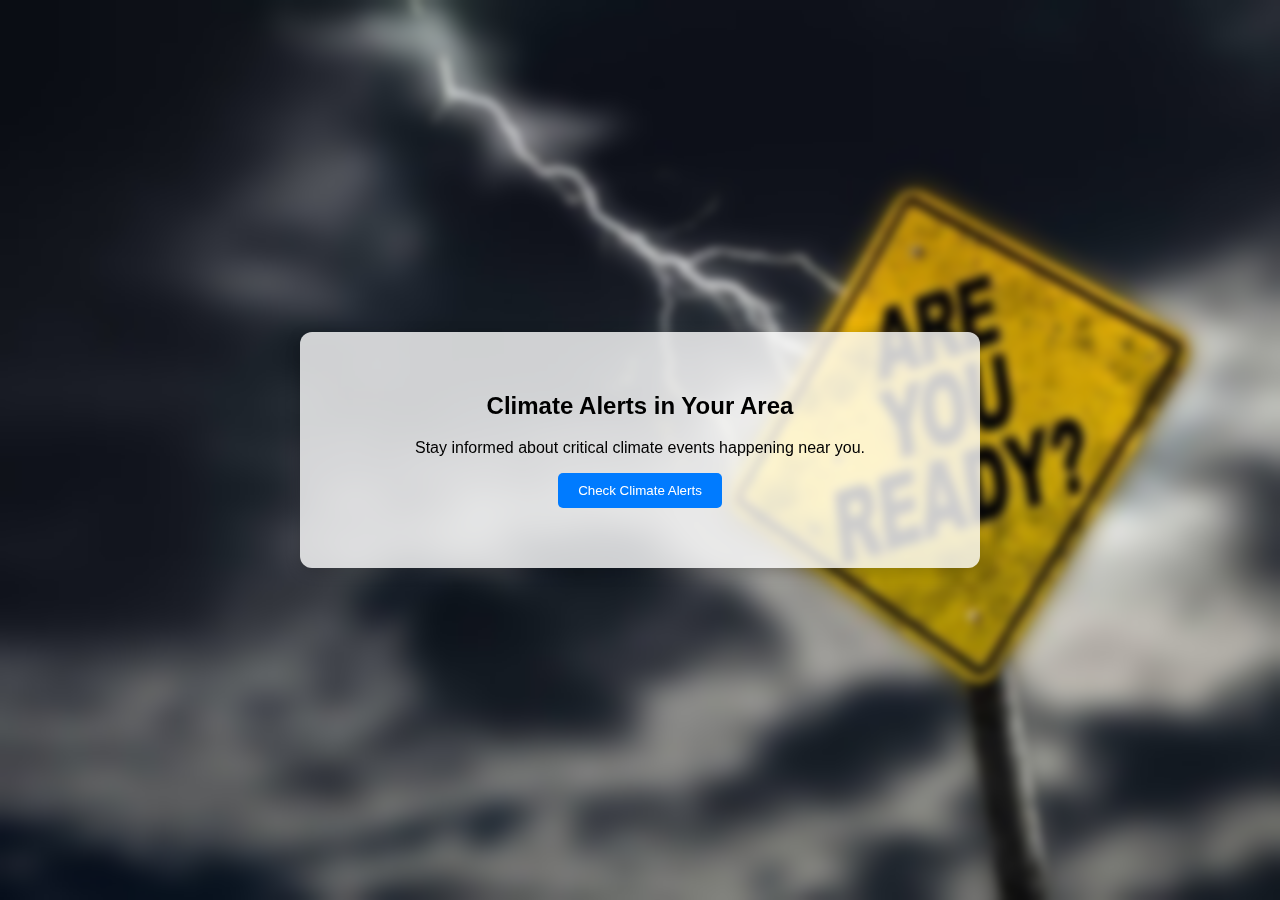
<file: alert.html>
<!DOCTYPE html>
<html lang="en">
<head>
    <meta charset="UTF-8">
    <meta name="viewport" content="width=device-width, initial-scale=1.0">
    <title>Climate Alerts - MirrorOfClimate</title>
    <style>
        /* General and Background Styles */
        body {
            margin: 0;
            padding: 0;
            font-family: Arial, sans-serif;
            background-image: url('alart.jpg'); /* Replace with your actual background image */
            background-size: cover;
            background-position: center;
            backdrop-filter: blur(5px); /* Blurred effect */
            display: flex;
            justify-content: center;
            align-items: center;
            height: 100vh;
            <!-- background-repeat: no-repeat; -->
        }

        /* Section Styles */
        #climate-alerts {
            padding: 40px;
            text-align: center;
            background-color: rgba(255, 255, 255, 0.8); /* White with transparency */
            border-radius: 12px;
            box-shadow: 0 4px 15px rgba(0, 0, 0, 0.2);
            max-width: 600px;
            width: 100%;
        }

        #alert-container {
            margin-top: 20px;
            text-align: left;
        }

        .alert-item {
            background-color: #FFC107;
            color: #333;
            padding: 15px;
            border-radius: 8px;
            margin-bottom: 15px;
            box-shadow: 0 2px 10px rgba(0, 0, 0, 0.2);
        }

        .btn {
            background-color: #007BFF;
            color: white;
            padding: 10px 20px;
            border: none;
            border-radius: 5px;
            cursor: pointer;
        }

        .btn:hover {
            background-color: #0056b3;
        }

        /* Responsive Styles */
        @media only screen and (max-width: 576px) {
            body {
                padding: 10px; /* Add some padding on small screens */
                height: auto; /* Allow content to scroll */
            }

            #climate-alerts {
                padding: 20px; /* Reduce padding on small screens */
                max-width: 100%; /* Allow full width on small screens */
                margin-top: 20px;
            }

            h2 {
                font-size: 1.5rem; /* Smaller font size for better readability */
            }

            p {
                font-size: 1rem; /* Smaller font size for better readability */
            }

            .btn {
                padding: 8px 16px; /* Adjust button padding */
                font-size: 0.9rem; /* Adjust font size */
                width: 100%; /* Full-width button on small screens */
                margin-top: 10px; /* Add margin to separate elements */
            }

            .alert-item {
                padding: 10px; /* Reduce padding for alerts */
                font-size: 0.9rem; /* Adjust font size */
            }
        }
    </style>
</head>
<body>
    <!-- Climate Alerts Section -->
    <section id="climate-alerts" class="section">
        <div class="container">
            <h2>Climate Alerts in Your Area</h2>
            <p>Stay informed about critical climate events happening near you.</p>
            <button onclick="getClimateAlertsForUser()" class="btn">Check Climate Alerts</button>
            <div id="alert-container">
                <!-- Alerts will be displayed here -->
            </div>
        </div>
    </section>

    <script>
        // Function to get the user's location
        function getLocation() {
            return new Promise((resolve, reject) => {
                if (navigator.geolocation) {
                    navigator.geolocation.getCurrentPosition(resolve, reject);
                } else {
                    reject("Geolocation is not supported by this browser.");
                }
            });
        }

        // Function to fetch climate alerts based on user's location
        async function getClimateAlerts(lat, lon) {
            const apiKey = 'YOUR_API_KEY';  // Replace with your actual API key
            const url = `https://api.openweathermap.org/data/2.5/weather?lat=${lat}&lon=${lon}&appid=${apiKey}`; // Update the URL according to the API documentation

            try {
                const response = await fetch(url);
                const data = await response.json();
                
                // Assuming the API returns alerts in a property called 'alerts'
                return data.alerts || [];  
            } catch (error) {
                console.error("Error fetching climate alerts:", error);
                return [];
            }
        }

        // Function to display alerts in the alert container
        function displayAlerts(alerts) {
            const alertContainer = document.getElementById('alert-container');
            alertContainer.innerHTML = '';  // Clear previous alerts

            if (alerts.length === 0) {
                alertContainer.innerHTML = '<p>No climate alerts in your area.</p>';
                return;
            }

            alerts.forEach(alert => {
                const alertElement = document.createElement('div');
                alertElement.className = 'alert-item';
                alertElement.innerHTML = `
                    <h3>${alert.event}</h3>
                    <p>${alert.description}</p>
                    <p><strong>Starts:</strong> ${new Date(alert.start * 1000).toLocaleString()}</p>
                    <p><strong>Ends:</strong> ${new Date(alert.end * 1000).toLocaleString()}</p>
                `;
                alertContainer.appendChild(alertElement);
            });
        }

        // Function to get and display alerts
        async function getClimateAlertsForUser() {
            try {
                const position = await getLocation();
                const alerts = await getClimateAlerts(position.coords.latitude, position.coords.longitude);
                displayAlerts(alerts);
            } catch (error) {
                console.error("Error getting or displaying climate alerts:", error);
                const alertContainer = document.getElementById('alert-container');
                alertContainer.innerHTML = `<p>${error}</p>`;
            }
        }

        // Request permission for notifications
        if (Notification.permission !== 'denied' || Notification.permission === 'default') {
            Notification.requestPermission().then(permission => {
                if (permission === 'granted') {
                    // The user has granted permission for notifications
                }
            });
        }
    </script>
</body>
</html>
</file>
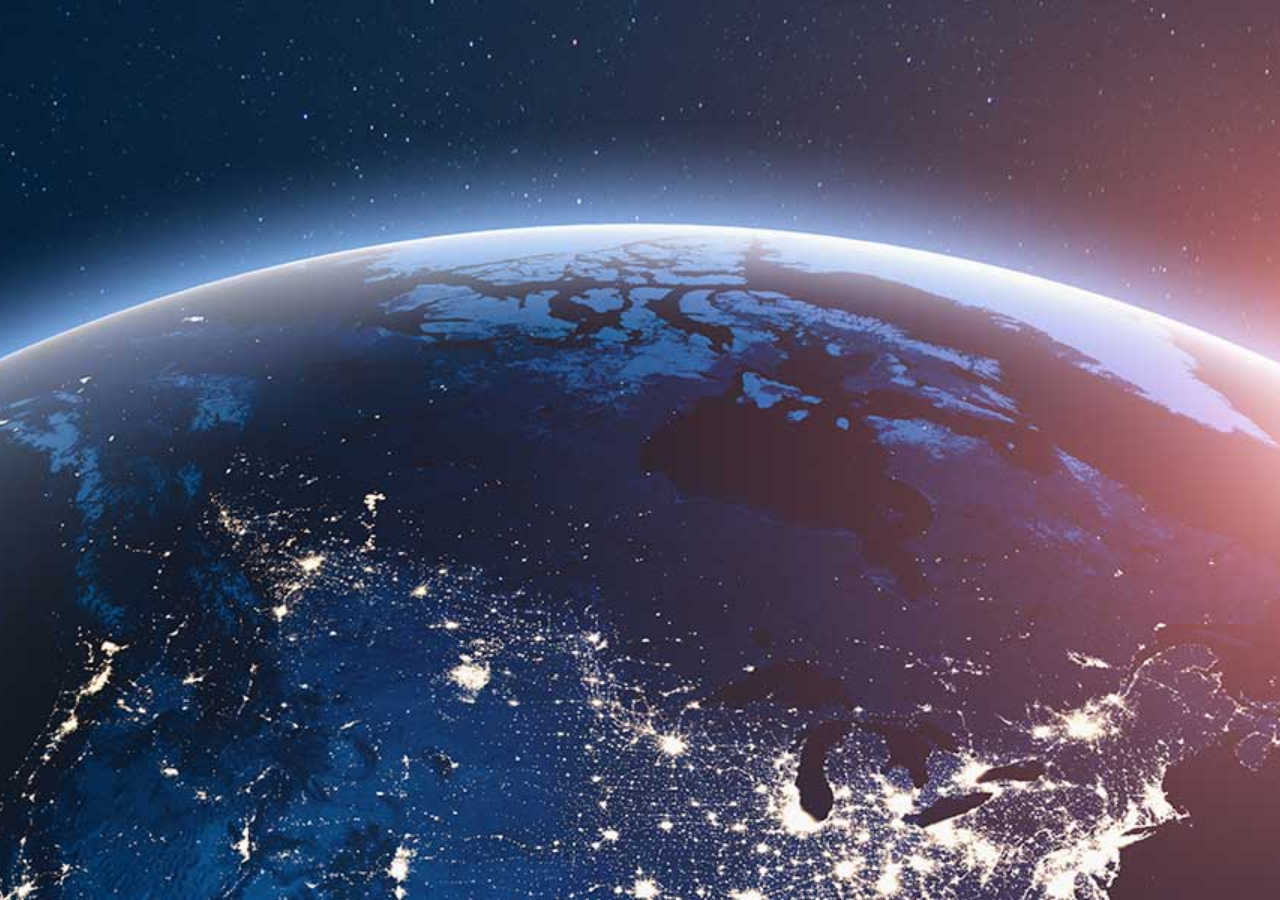
<file: chatbot.html>
<!DOCTYPE html>
<html lang="en">
<head>
    <meta charset="UTF-8">
    <meta name="viewport" content="width=device-width, initial-scale=1.0">
    <title>Chatbot Assistant - MirrorOfClimate</title>
    <style>
        body {
            font-family: Arial, sans-serif;
            margin: 0;
            padding: 0;
            height: 100vh;
            background-image: url('image4.jpg');
            background-size: cover;
            background-position: center;
            display: flex;
            justify-content: center;
            align-items: center;
            animation: fadeIn 2s ease-in-out;
        }

        .chatbot-container {
            background: rgba(255, 255, 255, 0.9);
            padding: 40px;
            border-radius: 15px;
            text-align: center;
            box-shadow: 0 4px 10px rgba(0, 0, 0, 0.2);
            max-width: 400px;
            width: 100%;
            opacity: 0;
            transform: scale(0.8);
            animation: slideUp 1s ease-in-out forwards;
        }

        h2 {
            color: #007BFF;
            margin-bottom: 20px;
            animation: textGlow 2s ease-in-out infinite alternate;
        }

        .option-button {
            display: block;
            background-color: #007BFF;
            color: white;
            padding: 15px 20px;
            margin: 10px 0;
            border: none;
            border-radius: 8px;
            cursor: pointer;
            font-size: 18px;
            transition: transform 0.3s ease, background-color 0.3s ease, box-shadow 0.3s ease;
            width: 100%;
            text-align: center;
            animation: buttonPop 1.5s ease-in-out forwards;
        }

        .option-button span {
            display: inline-block;
            transition: color 0.3s, transform 0.3s ease; /* Text color and scale animation */
        }

        .option-button.voice {
            background-color: #28a745;
        }

        .option-button.visual {
            background-color: #5683b6;
        }

        /* Hover effect for pop-up and text scaling */
        .option-button:hover {
            transform: translateY(-5px) scale(1.2); /* Pop up and slightly move upwards */
            background-color: #0056b3;
            box-shadow: 0 10px 20px rgba(0, 0, 0, 0.3); /* Stronger shadow for pop effect */
        }

        .option-button:hover span {
            transform: scale(1.1); /* Make the text slightly bigger on hover */
            color: #FFD700; /* Change text color on hover */
        }

        /* Active effect for press down */
        .option-button:active {
            transform: scale(1); /* Return to normal size on click */
            background-color: #004080;
            box-shadow: 0 4px 10px rgba(0, 0, 0, 0.2);
        }

        .option-button.voice:active {
            background-color: #1e7e34;
        }

        .option-button.visual:active {
            background-color: #46668a;
        }

        /* Keyframes for animations */
        @keyframes fadeIn {
            from {
                opacity: 0;
            }
            to {
                opacity: 1;
            }
        }

        @keyframes slideUp {
            from {
                opacity: 0;
                transform: translateY(50px) scale(0.8);
            }
            to {
                opacity: 1;
                transform: translateY(0) scale(1);
            }
        }

        @keyframes textGlow {
            from {
                text-shadow: 0 0 10px rgba(0, 123, 255, 0.5);
            }
            to {
                text-shadow: 0 0 20px rgba(0, 123, 255, 0.8), 0 0 30px rgba(0, 123, 255, 0.8);
            }
        }

        @keyframes buttonPop {
            0% {
                transform: scale(0.8);
                opacity: 0;
            }
            100% {
                transform: scale(1);
                opacity: 1;
            }
        }
    </style>
</head>
<body>
    <div class="chatbot-container">
        <h2>Choose Your Assistant</h2>
        <button class="option-button voice" onclick="window.location.href='voice.html'">
            <span>Voice Assistant</span>
        </button>
        <button class="option-button" onclick="window.location.href='tex.html'">
            <span>Typing Assistant</span>
        </button>
        <button class="option-button visual" onclick="window.location.href='visualization.html'">
            <span>Visualization</span>
        </button>
    </div>
</body>
</html>
</file>
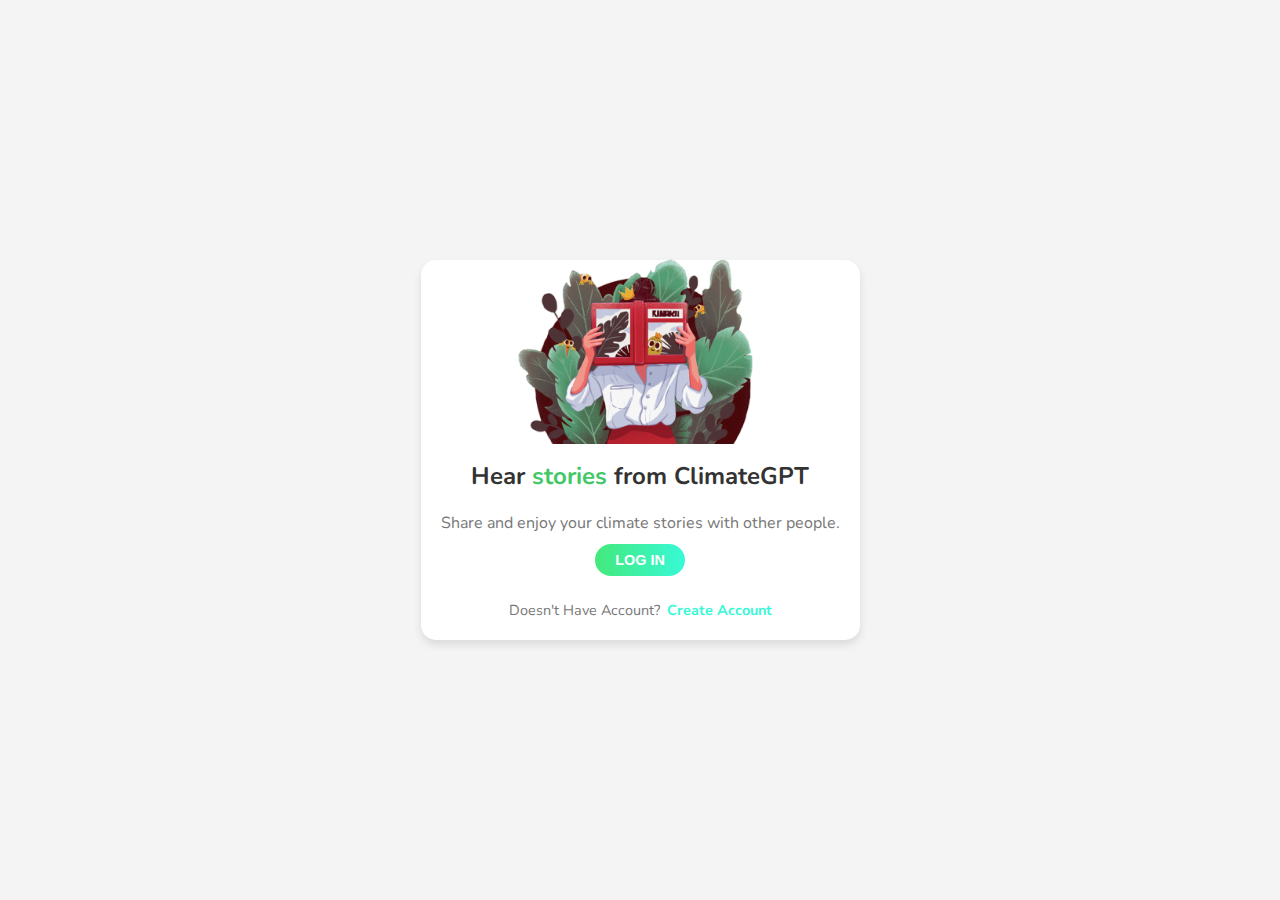
<file: chatbot_login.html>
<!DOCTYPE html>
<html lang="en">
<head>
    <meta charset="UTF-8">
    <meta name="viewport" content="width=device-width, initial-scale=1.0">
    <title>ClimateGPT Stories</title>
    <link rel="preconnect" href="https://fonts.googleapis.com">
    <link rel="preconnect" href="https://fonts.gstatic.com" crossorigin>
    <link href="https://fonts.googleapis.com/css2?family=Nunito:wght@400;700&display=swap" rel="stylesheet">
    <style>
        /* General and Reset Styles */
        body, html {
            margin: 0;
            padding: 0;
            font-family: 'Nunito', sans-serif;
            background-color: #f4f4f4;
            height: 100vh;
            display: flex;
            justify-content: center;
            align-items: center;
        }

        /* Container Styles */
        .container {
            background-color: #fff;
            width: 100%; /* Reduced width */
            max-width: 1200px; /* Set max-width to 800px */
            border-radius: 15px;
            box-shadow: 0 5px 8px rgba(0, 0, 0, 0.1);
            text-align: center;
            padding: 5px 20px; /* Reduced padding to decrease height */
            position: relative;
        }

        /* Background Shape Styles */
        .background-shape {
            position: absolute;
            top: -40px; /* Adjusted position */
            left: 50%;
            transform: translateX(-50%);
            width: 120px; /* Reduced size */
            height: 120px; /* Reduced size */
            background-color: #44c767;
            border-radius: 50%;
            z-index: -1;
        }

        /* Image Styles */
        .image-wrapper {
            margin-top: -30px; /* Adjusted margin */
        }

        .image-wrapper img {
            width: 70%; /* Adjusted image width */
            max-width: 300px; /* Set max-width to ensure image doesn't stretch */
            border-radius: 10px;
        }

        /* Text Content Styles */
        .text-content h2 {
            margin-top: 10px; /* Reduced margin */
            font-size: 1.5em;
            font-weight: 700;
            color: #333;
        }

        .text-content p {
            color: #777;
            margin: 5px 0 10px; /* Reduced margin */
            font-size: 1em;
        }

        /* Button Styles */
        .btn {
            display: inline-block;
            background: linear-gradient(to right, #43e97b, #38f9d7);
            color: white;
            padding: 8px 20px; /* Reduced padding for a smaller button */
            border: none;
            border-radius: 20px;
            font-size: 0.9em; /* Reduced font size */
            font-weight: 700;
            text-transform: uppercase;
            cursor: pointer;
            margin-bottom: 10px;
        }

        .btn:hover {
            background: linear-gradient(to right, #38f9d7, #43e97b);
        }

        /* Link Styles */
        .links {
            font-size: 0.9em;
            color: #777;
        }

        .links a {
            color: #38f9d7;
            text-decoration: none;
            margin-left: 3px;
            font-weight: 700;
        }

        .links a:hover {
            text-decoration: underline;
        }
    </style>
</head>
<body>
    <div class="container">
        <div class="background-shape"></div>
        <div class="image-wrapper">
            <img src="./images/story.png" alt="ClimateGPT Stories">
        </div>
        <div class="text-content">
            <h2>Hear <span style="color: #44c767;">stories</span> from ClimateGPT</h2>
            <p>Share and enjoy your climate stories with other people.</p>
        </div>
        <a href="login.html">
            <button class="btn">Log In</button>
        </a>
        <div class="links">
            <p>Doesn't Have Account? <a href="register.html">Create Account</a></p>
        </div>
    </div>
</body>
</html>
</file>
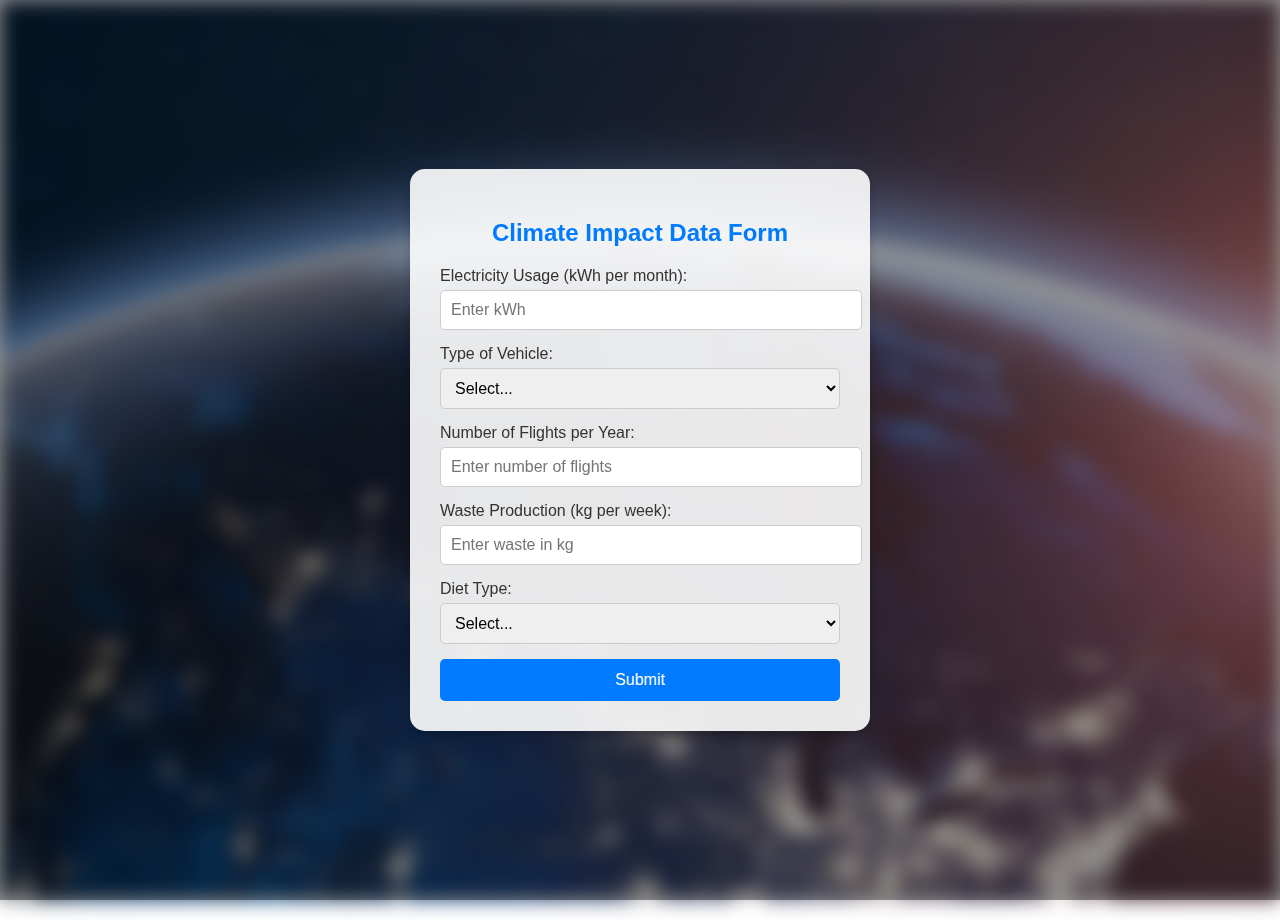
<file: climateimpact.html>
<!DOCTYPE html>
<html lang="en">
<head>
    <meta charset="UTF-8">
    <meta name="viewport" content="width=device-width, initial-scale=1.0">
    <title>Climate Impact Data Form - MirrorOfClimate</title>
    <style>
        body {
            margin: 0;
            padding: 0;
            font-family: Arial, sans-serif;
            height: 100vh;
            display: flex;
            justify-content: center;
            align-items: center;
        }

        /* Container for the blurred background image */
        .background-blur {
            position: fixed;
            top: 0;
            left: 0;
            width: 100%;
            height: 100%;
            background: url('image4.jpg') no-repeat center center fixed; /* Set your background image */
            background-size: cover;
            filter: blur(10px); /* Blur effect */
            z-index: -1;
        }

        /* Overlay for a darker background effect */
        .overlay {
            position: fixed;
            top: 0;
            left: 0;
            width: 100%;
            height: 100%;
            background: rgba(0, 0, 0, 0.4); /* Semi-transparent overlay */
            z-index: 0;
        }

        .form-wrapper {
            display: flex;
            justify-content: center;
            align-items: center;
            min-height: 100vh;
            width: 100%;
            padding: 20px; /* Padding for mobile devices */
        }

        .form-container {
            background-color: rgba(255, 255, 255, 0.9); /* Semi-transparent white for the form */
            padding: 30px;
            border-radius: 15px;
            box-shadow: 0 4px 10px rgba(0, 0, 0, 0.2);
            width: 100%;
            max-width: 400px;
            text-align: center;
            z-index: 1;
            animation: fadeIn 1.5s ease-in-out;
        }

        h2 {
            color: #007BFF;
            margin-bottom: 20px;
        }

        .form-group {
            margin-bottom: 15px;
            text-align: left;
        }

        .form-group label {
            display: block;
            margin-bottom: 5px;
            color: #333;
        }

        .form-group input,
        .form-group select {
            width: 100%;
            padding: 10px;
            border-radius: 5px;
            border: 1px solid #ccc;
            font-size: 16px;
        }

        .form-group input:focus,
        .form-group select:focus {
            outline: none;
            border-color: #007BFF;
            box-shadow: 0 0 5px rgba(0, 123, 255, 0.5);
        }

        .submit-button {
            background-color: #007BFF;
            color: white;
            padding: 12px 20px;
            border: none;
            border-radius: 5px;
            font-size: 16px;
            cursor: pointer;
            width: 100%;
            transition: background-color 0.3s, transform 0.2s;
        }

        .submit-button:hover {
            background-color: #0056b3;
            transform: translateY(-3px);
        }

        /* Fade-in effect */
        @keyframes fadeIn {
            from {
                opacity: 0;
                transform: translateY(30px);
            }
            to {
                opacity: 1;
                transform: translateY(0);
            }
        }

        /* Ensure form is scrollable on smaller devices */
        @media (max-height: 600px) {
            .form-container {
                max-height: 100%;
                overflow-y: auto;
            }
        }
    </style>
</head>
<body>

    <!-- Blurred Background -->
    <div class="background-blur"></div>

    <!-- Overlay -->
    <div class="overlay"></div>

    <!-- Form Wrapper for Flexbox Centering -->
    <div class="form-wrapper">
        <div class="form-container">
            <h2>Climate Impact Data Form</h2>
            <form id="climate-impact-form">
                <div class="form-group">
                    <label for="electricity">Electricity Usage (kWh per month):</label>
                    <input type="number" id="electricity" name="electricity" min="0" placeholder="Enter kWh" required>
                </div>

                <div class="form-group">
                    <label for="vehicle">Type of Vehicle:</label>
                    <select id="vehicle" name="vehicle" required>
                        <option value="" disabled selected>Select...</option>
                        <option value="car">Car</option>
                        <option value="motorcycle">Motorcycle</option>
                        <option value="electric">Electric Vehicle</option>
                        <option value="no-vehicle">No Vehicle</option>
                    </select>
                </div>

                <div class="form-group">
                    <label for="flights">Number of Flights per Year:</label>
                    <input type="number" id="flights" name="flights" min="0" placeholder="Enter number of flights" required>
                </div>

                <div class="form-group">
                    <label for="waste">Waste Production (kg per week):</label>
                    <input type="number" id="waste" name="waste" min="0" placeholder="Enter waste in kg" required>
                </div>

                <div class="form-group">
                    <label for="diet">Diet Type:</label>
                    <select id="diet" name="diet" required>
                        <option value="" disabled selected>Select...</option>
                        <option value="omnivore">Omnivore</option>
                        <option value="vegetarian">Vegetarian</option>
                        <option value="vegan">Vegan</option>
                        <option value="pescatarian">Pescatarian</option>
                    </select>
                </div>

                <button type="submit" class="submit-button">Submit</button>
            </form>
        </div>
    </div>

    <script>
        // Handle form submission
        document.getElementById('climate-impact-form').addEventListener('submit', function(event) {
            event.preventDefault();

            // Collect form data
            const electricity = document.getElementById('electricity').value;
            const vehicle = document.getElementById('vehicle').value;
            const flights = document.getElementById('flights').value;
            const waste = document.getElementById('waste').value;
            const diet = document.getElementById('diet').value;

            // For now, just log the data
            console.log({
                electricity,
                vehicle,
                flights,
                waste,
                diet
            });

            alert("Your Climate Impact Data has been submitted!");
        });
    </script>

</body>
</html>
</file>
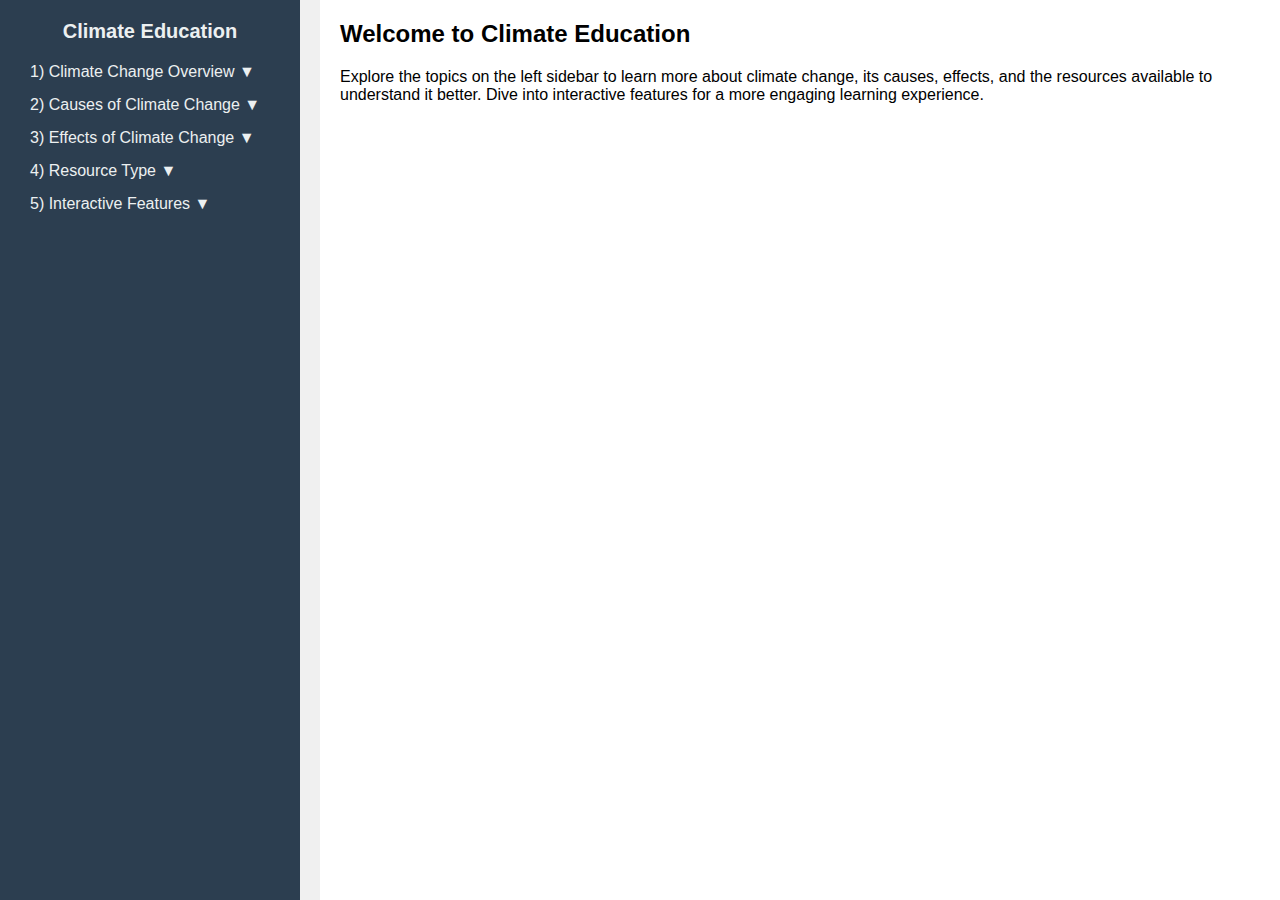
<file: education.html>
<!DOCTYPE html>
<html lang="en">

<head>
    <meta charset="UTF-8">
    <meta name="viewport" content="width=device-width, initial-scale=1.0">
    <title>Climate Education Page</title>
    <style>
        * {
            margin: 0;
            padding: 0;
            box-sizing: border-box;
        }

        body {
            font-family: Arial, sans-serif;
            background-color: #f0f0f0;
            display: flex;
        }

        /* Sidebar styles */
        .sidebar {
            width: 300px;
            background-color: #2c3e50;
            height: 100vh;
            color: white;
            padding: 20px;
            position: fixed;
            overflow-y: auto;
        }

        .sidebar h2 {
            font-size: 20px;
            color: #ecf0f1;
            margin-bottom: 20px;
            text-align: center;
        }

        .sidebar ul {
            list-style: none;
        }

        .sidebar ul li {
            margin-bottom: 15px;
            position: relative;
        }

        .sidebar ul li a {
            color: #ecf0f1;
            text-decoration: none;
            font-size: 16px;
            display: block;
            cursor: pointer;
            padding-left: 10px;
        }

        .sidebar ul li a:hover {
            color: #1abc9c;
        }

        /* Dropdown Content */
        .dropdown-content {
            display: none;
            padding-left: 20px;
            margin-top: 10px;
        }

        .dropdown-content li {
            margin-bottom: 10px;
        }

        .dropdown-content li a {
            font-size: 14px;
            color: #bdc3c7;
        }

        .dropdown-content li a:hover {
            color: #1abc9c;
        }

        /* Main content styles */
        .main-content {
            margin-left: 320px;
            padding: 20px;
            flex-grow: 1;
            background-color: #fff;
            min-height: 100vh;
        }

        .main-content h1 {
            font-size: 24px;
            margin-bottom: 20px;
        }
    </style>
</head>

<body>

    <!-- Sidebar Navigation -->
    <div class="sidebar">
        <h2>Climate Education</h2>
        <ul>
            <!-- Climate Change Overview Dropdown -->
            <li>
                <a onclick="toggleDropdown('climate-change')">1) Climate Change Overview
                    <span class="dropdown-icon">▼</span>
                </a>
                <ul class="dropdown-content" id="climate-change">
                    <li><a href="#" onclick="loadContent('what-is-climate')">1.1) What is Climate?</a></li>
                    <li><a href="#" onclick="loadContent('global-warming')">1.2) Global Warming</a></li>
                    <li><a href="#" onclick="loadContent('key-concepts')">1.3) Key Environmental Concepts</a></li>
                </ul>
            </li>

            <!-- Causes of Climate Change Dropdown -->
            <li>
                <a onclick="toggleDropdown('causes')">2) Causes of Climate Change
                    <span class="dropdown-icon">▼</span>
                </a>
                <ul class="dropdown-content" id="causes">
                    <li><a href="#" onclick="loadContent('human-causes')">2.1) Human Causes</a></li>
                    <li><a href="#" onclick="loadContent('natural-causes')">2.2) Natural Causes</a></li>
                </ul>
            </li>

            <!-- Effects of Climate Change Dropdown -->
            <li>
                <a onclick="toggleDropdown('effects')">3) Effects of Climate Change
                    <span class="dropdown-icon">▼</span>
                </a>
                <ul class="dropdown-content" id="effects">
                    <li><a href="#" onclick="loadContent('ecosystem')">3.1) Ecosystem</a></li>
                    <li><a href="#" onclick="loadContent('weather-patterns')">3.2) Weather Patterns</a></li>
                    <li><a href="#" onclick="loadContent('biodiversity')">3.3) Biodiversity</a></li>
                </ul>
            </li>


            <li>
                <a onclick="toggleDropdown('resources')">4) Resource Type
                    <span class="dropdown-icon">▼</span>
                </a>
                <ul class="dropdown-content" id="resources">
                    <li><a href="#" onclick="loadContent('articles-blogs')">4.1) Articles or Blogs</a></li>
                    <li><a href="#" onclick="loadContent('graphical-visualizations')">4.2) Graphical Visualizations</a>
                    </li>
                    <li><a href="#" onclick="loadContent('reports-studies')">4.3) Reports and Studies</a></li>
                </ul>
            </li>


            <li>
                <a onclick="toggleDropdown('interactive')">5) Interactive Features
                    <span class="dropdown-icon">▼</span>
                </a>
                <ul class="dropdown-content" id="interactive">
                    <li><a href="#" onclick="loadContent('quiz')">5.1) Quiz</a></li>
                    <li><a href="#" onclick="loadContent('user-generated')">5.2) User Generated Content</a></li>
                    <li><a href="#" onclick="loadContent('case-studies')">5.3) Case Studies</a></li>
                </ul>
            </li>
        </ul>
    </div>


    <div class="main-content" id="main-content">
        <h1>Welcome to Climate Education</h1>
        <p>Explore the topics on the left sidebar to learn more about climate change, its causes, effects, and the
            resources available to understand it better. Dive into interactive features for a more engaging learning
            experience.</p>
    </div>

    <script>

        function toggleDropdown(id) {
            const dropdownContent = document.getElementById(id);


            if (dropdownContent.style.display === "none" || dropdownContent.style.display === "") {
                dropdownContent.style.display = "block";
            } else {
                dropdownContent.style.display = "none";
            }
        }


        function loadContent(contentId) {
            const mainContent = document.getElementById('main-content');

            let content = '';
            switch (contentId) {
                case 'what-is-climate':
    content = `
        <div style="background-image: url('bg.jpg'); background-size: cover; background-position: center; padding: 20px; border-radius: 10px; box-shadow: 0 2px 10px rgba(0, 0, 0, 0.1); color: black;">
            <h1 style="font-size: 28px; text-shadow: 1px 1px 2px rgba(0, 0, 0, 0.5);">What is Climate?</h1>
            <p style="font-size: 16px; line-height: 1.6; color: black; text-shadow: 1px 1px 2px rgba(0, 0, 0, 0.5);">
                Climate refers to the long-term patterns of temperature, humidity, wind, and precipitation in a region. Unlike weather, which changes daily, climate is observed over decades or centuries.
                 More rigorously, it is the mean and variability of meteorological variables over a time spanning from months to millions of years. Some of the meteorological variables that are commonly
                 measured are temperature, humidity, atmospheric pressure, wind, and precipitation.
            </p>
            <div style="text-align: center; margin-top: 20px;">
                <img src="https://cdn2.vectorstock.com/i/1000x1000/92/41/world-climate-zones-map-geographic-vector-29179241.jpg" alt="Climate Map" style="width: 100%; max-width: 400px; border-radius: 10px; margin-bottom: 10px;">
                <p style="font-size: 14px; color: black;">An illustration of global climate zones.</p>
            </div>
            <div style="margin-top: 20px;">
                <h2 style="font-size: 22px; color: black; text-shadow: 1px 1px 2px rgba(0, 0, 0, 0.5);">Key Climate Characteristics:</h2>
                <ul style="list-style-type: disc; margin-left: 20px;">
                    <li style="font-size: 16px; color: black;">Average Temperature: The mean temperature over a period.</li>
                    <li style="font-size: 16px; color: black;">Precipitation: The amount of rain, snow, sleet, etc. that falls in a given period.</li>
                    <li style="font-size: 16px; color: black;">Seasonal Variations: Changes in climate patterns throughout the year.</li>
                </ul>
            </div>
        </div>`;
    break;


                case 'global-warming':
                    content = `<h1>Global Warming</h1>
                               <p>Global warming is the gradual increase in Earth's average temperature due to the buildup of greenhouse gases like carbon dioxide. Human activities, such as burning fossil fuels and deforestation, are the main contributors.</p>`;
                    break;
                case 'key-concepts':
                    content = `<h1>Key Environmental Concepts</h1>
                               <ul>
                                   <li><strong>Greenhouse Effect:</strong> The trapping of heat in Earth’s atmosphere by greenhouse gases, keeping the planet warm enough for life.</li>
                                   <li><strong>Carbon Footprint:</strong> The total amount of greenhouse gases emitted by human activities, measured in carbon dioxide equivalents.</li>
                                   <li><strong>Sustainability:</strong> Meeting present needs without compromising future generations' ability to meet theirs, focusing on environmental, economic, and social balance.</li>
                               </ul>`;
                    break;
                case 'human-causes':
                    content = `<h1>Human Causes of Climate Change</h1>
                               <p>Human activities are the primary drivers of recent climate change. Key contributors include:</p>
                               <ul>
                                   <li><strong>Burning Fossil Fuels:</strong> Coal, oil, and natural gas release large amounts of carbon dioxide (CO₂) and other greenhouse gases.</li>
                                   <li><strong>Deforestation:</strong> Clearing forests reduces Earth's ability to absorb CO₂, contributing to the greenhouse effect.</li>
                                   <li><strong>Industrial Activities:</strong> Factories and agriculture emit greenhouse gases like methane and nitrous oxide.</li>
                                   <li><strong>Transportation:</strong> Cars, planes, and ships that burn fossil fuels add to global emissions.</li>
                               </ul>`;
                    break;
                case 'natural-causes':
                    content = `<h1>Natural Causes of Climate Change</h1>
                               <p>Though human activities dominate recent climate change, natural factors also influence Earth's climate:</p>
                               <ul>
                                   <li><strong>Volcanic Eruptions:</strong> Large eruptions can inject particles into the atmosphere, temporarily cooling the planet.</li>
                                   <li><strong>Solar Radiation:</strong> Variations in the sun's energy output affect Earth's temperature.</li>
                                   <li><strong>Ocean Currents:</strong> Changes in ocean circulation can lead to shifts in climate patterns, such as El Niño and La Niña events.</li>
                               </ul>`;
                    break;
                case 'ecosystem':
                    content = `<h1>Effects on Ecosystems</h1>
                               <p>Climate change disrupts ecosystems by altering habitats, food sources, and water availability. Rising temperatures and changing precipitation patterns can lead to habitat loss, forcing species to migrate or face extinction. This imbalance affects food chains and natural cycles like pollination.</p>`;
                    break;
                case 'weather-patterns':
                    content = `<h1>Weather Patterns</h1>
                               <p>Climate change intensifies weather extremes, causing:</p>
                               <ul>
                                   <li>More frequent and severe storms like hurricanes and cyclones.</li>
                                   <li>Prolonged droughts in some regions and flooding in others.</li>
                                   <li>Heatwaves becoming more common and intense, stressing ecosystems and human societies.</li>
                               </ul>`;
                    break;
                case 'biodiversity':
                    content = `<h1>Biodiversity</h1>
                               <p>Global warming threatens biodiversity by accelerating species extinction. As temperatures rise and habitats shrink, species struggle to adapt quickly enough. Coral reefs, polar bears, and amphibians are particularly vulnerable, and entire ecosystems like rainforests and wetlands are at risk.</p>`;
                    break;
                case 'articles-blogs':
                    content = `<h1>Articles or Blogs</h1>
                               <p>Here are resources like articles and blogs that explain climate change and its impact:</p>
                               <ul>
                                   <li><a href="https://www.weforum.org">World Economic Forum: Explaining Climate Change with Charts</a></li>
                                   <li><a href="https://www.carbonbrief.org">Carbon Brief: Climate Papers</a></li>
                               </ul>`;
                    break;
                case 'graphical-visualizations':
                    content = `<h1>Graphical Visualizations</h1>
                               <p>Interactive graphs and visual data to better understand climate trends:</p>
                               <ul>
                                   <li><a href="https://www.nature.com">Nature: Climate and Health Visuals</a></li>
                                   <li><a href="https://www.weforum.org">World Economic Forum: Climate Infographics</a></li>
                               </ul>`;
                    break;
                case 'reports-studies':
                    content = `<h1>Reports and Studies</h1>
                               <p>Find detailed studies and reports on the science of climate change:</p>
                               <ul>
                                   <li><a href="https://www.nature.com">Nature: Quantifying Global Warming’s Human Cost</a></li>
                                   <li><a href="https://www.thelancet.com">Lancet Countdown on Health and Climate Change</a></li>
                               </ul>`;
                    break;
                case 'quiz':
                    content = `<h1>Quiz</h1>
                               <p>Test your knowledge about climate change with this quiz.</p>`;
                    break;
                case 'user-generated':
                    content = `<h1>User Generated Content</h1>
                               <p>Contribute your thoughts and ideas on climate change.</p>`;
                    break;
                case 'case-studies':
                    content = `<h1>Case Studies</h1>
                               <p>Learn from real-life examples of how climate change is impacting communities.</p>`;
                    break;

                default:
                    content = `<h1>Welcome to Climate Education</h1>
                               <p>Select an option from the left to view its content.</p>`;
            }

            mainContent.innerHTML = content;
        }
    </script>

</body>

</html>
</file>
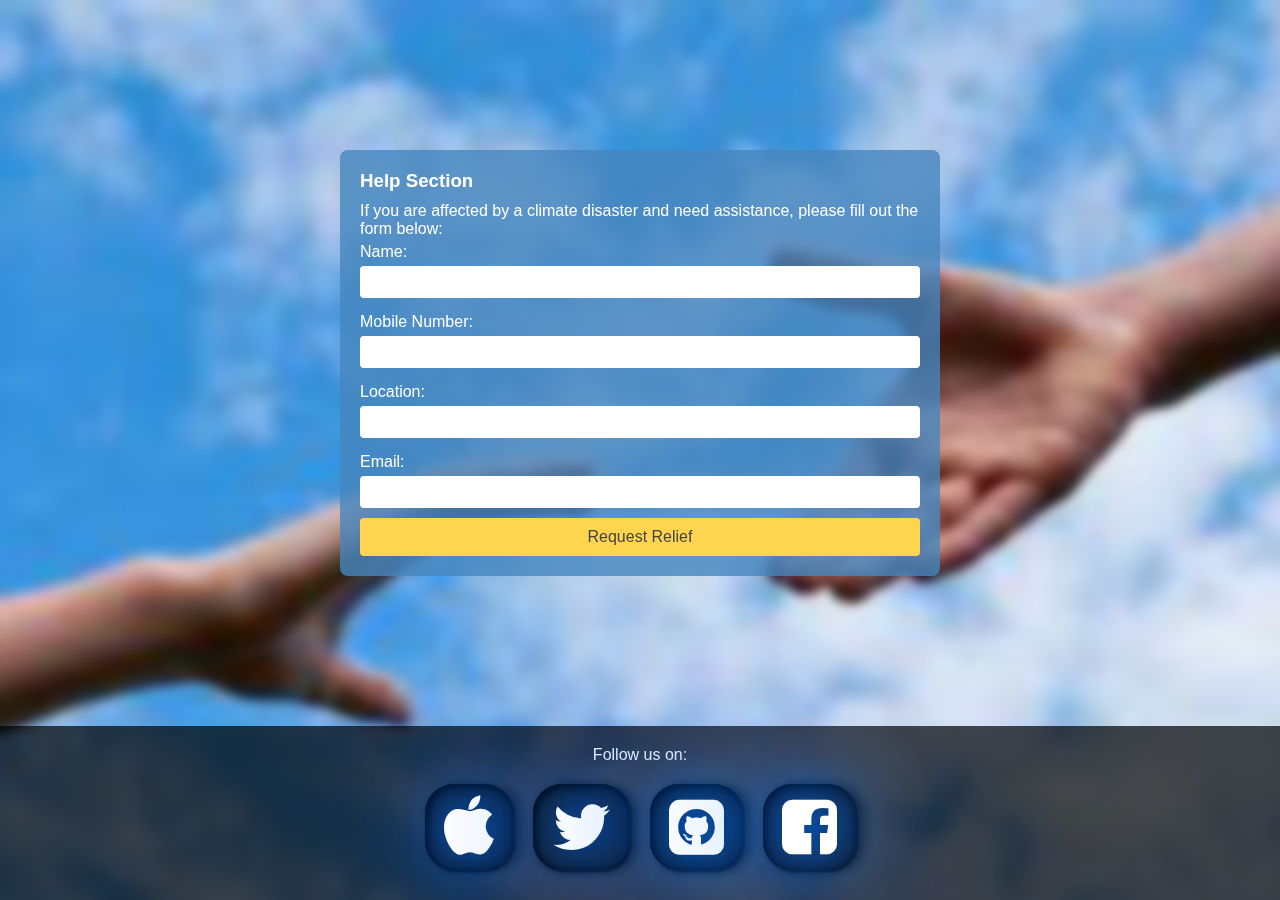
<file: help.html>
<!DOCTYPE html>
<html lang="en">
<head>
    <meta charset="UTF-8">
    <meta name="viewport" content="width=device-width, initial-scale=1.0">
    <title>Help & Relief - MirrorOfClimate</title>
    <link rel="stylesheet" href="https://stackpath.bootstrapcdn.com/font-awesome/4.7.0/css/font-awesome.min.css">
    <style>
        /* General and Background Styles */
        * {
            margin: 0;
            padding: 0;
            box-sizing: border-box;
        }

        body {
            margin: 0;
            padding: 0;
            background-image: url('help2.jpg'); /* Replace with your actual background image */
            background-size: cover;
            background-position: center;
            backdrop-filter: blur(5px); /* Blurred effect */
            font-family: Arial, sans-serif;
            color: white;
            display: flex;
            flex-direction: column;
            min-height: 100vh;
            background-repeat: no-repeat;
        }
        

        /* Content Wrapper for Help Section */
        .content-wrapper {
            flex: 1; /* Allow this section to grow and take remaining space */
            display: flex;
            justify-content: center;
            align-items: center;
            padding: 20px;
        }

        /* Help Section Styles */
        .help-section {
            background-color: rgba(70, 134, 190, 0.8); /* Blue background with transparency */
            padding: 20px;
            border-radius: 8px;
            max-width: 600px; /* Max width for the help section */
            width: 100%;
            text-align: left;
        }

        .help-section h3 {
            margin-bottom: 10px;
        }

        .help-form {
            display: flex;
            flex-direction: column;
        }

        .help-form label {
            margin: 5px 0;
        }

        .help-form input {
            margin-bottom: 10px;
            padding: 8px;
            border: none;
            border-radius: 4px;
            font-size: 14px;
        }

        .help-form button {
            padding: 10px 15px;
            background-color: #FFD54F;
            color: #444;
            border: none;
            border-radius: 4px;
            cursor: pointer;
            font-size: 16px;
            transition: background-color 0.3s;
        }

        .help-form button:hover {
            background-color: #FFC107;
        }

        /* Footer Styles */
        footer {
            text-align: center;
            padding: 20px;
            background-color: rgba(0, 0, 0, 0.7); /* Dark semi-transparent background */
            color: white;
        }

        .social-icons {
            margin-top: 10px;
            display: flex;
            justify-content: center;
            align-items: center;
            flex-wrap: wrap;
        }

        .social-icons i {
            font-size: 4em; /* Adjusted for responsiveness */
            background-color: #18191f;
            color: #fff;
            box-shadow: 2px 2px 2px #00000080, 10px 1px 12px #00000080,
                2px 2px 10px #00000080, 2px 2px 3px #00000080, inset 2px 2px 10px #00000080,
                inset 2px 2px 10px #00000080, inset 2px 2px 10px #00000080,
                inset 2px 2px 10px #00000080;
            border-radius: 29px;
            padding: 11px 19px;
            margin: 10px;
            animation: animate 3s linear infinite;
            text-shadow: 0 0 50px #0072ff, 0 0 100px #0072ff, 0 0 150px #0072ff,
                0 0 200px #0072ff;
        }

        .social-icons #twitter {
            animation-delay: 0.3s;
        }

        .social-icons #facebook {
            animation-delay: 0.7s;
        }

        .social-icons #github {
            animation-delay: 0.1s;
        }

        @keyframes animate {
            from {
                filter: hue-rotate(0deg);
            }
            to {
                filter: hue-rotate(360deg);
            }
        }

        /* Responsive Design */
        @media (max-width: 768px) {
            .help-section {
                max-width: 90%; /* Wider for smaller screens */
                padding: 15px;
            }

            .social-icons i {
                font-size: 3em; /* Adjust icon size for smaller screens */
                padding: 8px 15px;
                margin: 5px;
            }

            footer {
                padding: 10px;
            }
        }

        @media (max-width: 480px) {
            .help-form input,
            .help-form button {
                font-size: 12px; /* Smaller font size for form elements on small screens */
            }

            .social-icons i {
                font-size: 2em; /* Further adjust icon size for very small screens */
            }
        }
    </style>
</head>
<body>
    <!-- Content Wrapper for Help Section -->
    <div class="content-wrapper">
        <!-- Help Section -->
        <div class="help-section">
            <h3>Help Section</h3>
            <p>If you are affected by a climate disaster and need assistance, please fill out the form below:</p>
            <form action="submit_help_request.php" method="POST" class="help-form">
                <label for="name">Name:</label>
                <input type="text" id="name" name="name" required>
                
                <label for="mobile">Mobile Number:</label>
                <input type="tel" id="mobile" name="mobile" required>
                
                <label for="location">Location:</label>
                <input type="text" id="location" name="location" required>
                
                <label for="email">Email:</label>
                <input type="email" id="email" name="email" required>
                
                <button type="submit">Request Relief</button>
            </form>
        </div>
    </div>

    <!-- Footer Section -->
    <footer>
        <p>Follow us on:</p>
        <div class="social-icons">
            <a href="https://apple.com" target="_blank"><i class="fa fa-apple" id="apple"></i></a>
            <a href="https://twitter.com" target="_blank"><i class="fa fa-twitter" id="twitter"></i></a>
            <a href="https://github.com" target="_blank"><i class="fa fa-github-square github" id="github"></i></a>
            <a href="https://facebook.com" target="_blank"><i class="fa fa-facebook-square" id="facebook"></i></a>
        </div>
    </footer>
</body>
</html>
</file>
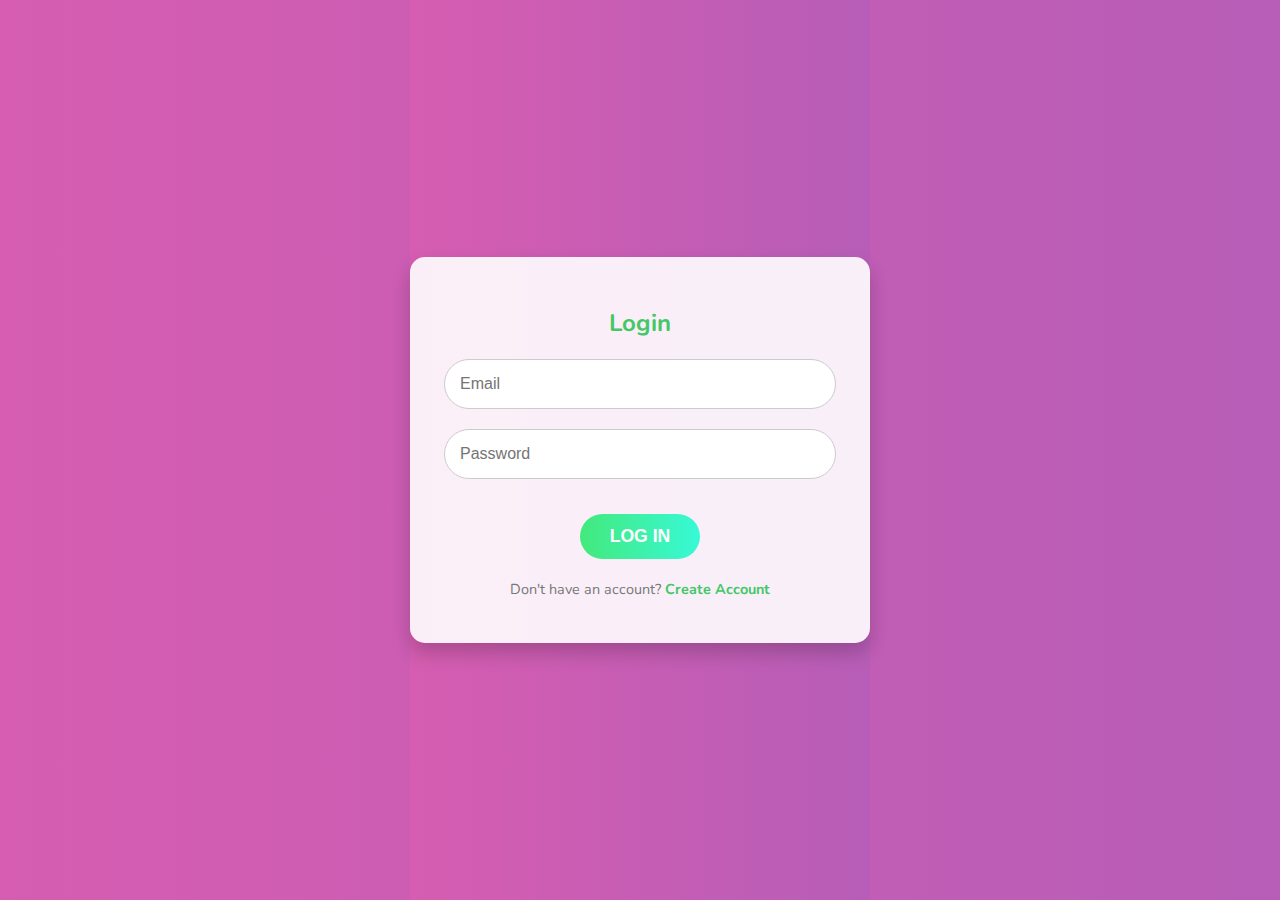
<file: login.html>
<!DOCTYPE html>
<html lang="en">
<head>
    <meta charset="UTF-8">
    <meta name="viewport" content="width=device-width, initial-scale=1.0">
    <title>Login - ClimateGPT</title>
    <link href="https://fonts.googleapis.com/css2?family=Nunito:wght@400;700&display=swap" rel="stylesheet">
    <style>
        body, html {
            margin: 0;
            padding: 0;
            font-family: 'Nunito', sans-serif;
            height: 100vh;
            display: flex;
            justify-content: center;
            align-items: center;
            background: linear-gradient(270deg, #43e97b, #38f9d7, #845ec2, #d65db1);
            background-size: 800% 800%;
            animation: gradientBackground 10s ease infinite;
        }

        @keyframes gradientBackground {
            0% { background-position: 0% 50%; }
            50% { background-position: 100% 50%; }
            100% { background-position: 0% 50%; }
        }

        .login-container {
            background-color: rgba(255, 255, 255, 0.9);
            width: 100%;
            max-width: 400px;
            padding: 30px;
            border-radius: 15px;
            box-shadow: 0 10px 20px rgba(0, 0, 0, 0.2);
            text-align: center;
        }

        h2 {
            margin-bottom: 20px;
            color: #44c767;
        }

        input {
            width: 90%; /* Reduced width to add space from the edges */
            padding: 15px;
            margin-bottom: 20px;
            border-radius: 30px;
            border: 1px solid #ccc;
            font-size: 1em;
        }

        .btn {
            display: inline-block;
            background: linear-gradient(to right, #43e97b, #38f9d7);
            color: white;
            padding: 12px 30px;
            border: none;
            border-radius: 30px;
            font-size: 1.1em;
            font-weight: 700;
            text-transform: uppercase;
            cursor: pointer;
            margin-top: 15px;
            transition: background 0.3s ease;
        }

        .btn:hover {
            background: linear-gradient(to right, #38f9d7, #43e97b);
        }

        .links {
            font-size: 0.9em;
            color: #777;
            margin-top: 20px;
        }

        .links a {
            color: #44c767;
            text-decoration: none;
            font-weight: 700;
        }
    </style>
</head>
<body>
    <div class="login-container">
        <h2>Login</h2>
        <form action="login_process.php" method="POST"> <!-- You need to handle this server-side -->
            <input type="email" name="email" placeholder="Email" required>
            <input type="password" name="password" placeholder="Password" required>
            <button type="submit" class="btn">Log In</button>
        </form>
        <div class="links">
            <p>Don't have an account? <a href="register.html">Create Account</a></p>
        </div>
    </div>
</body>
</html>
</file>
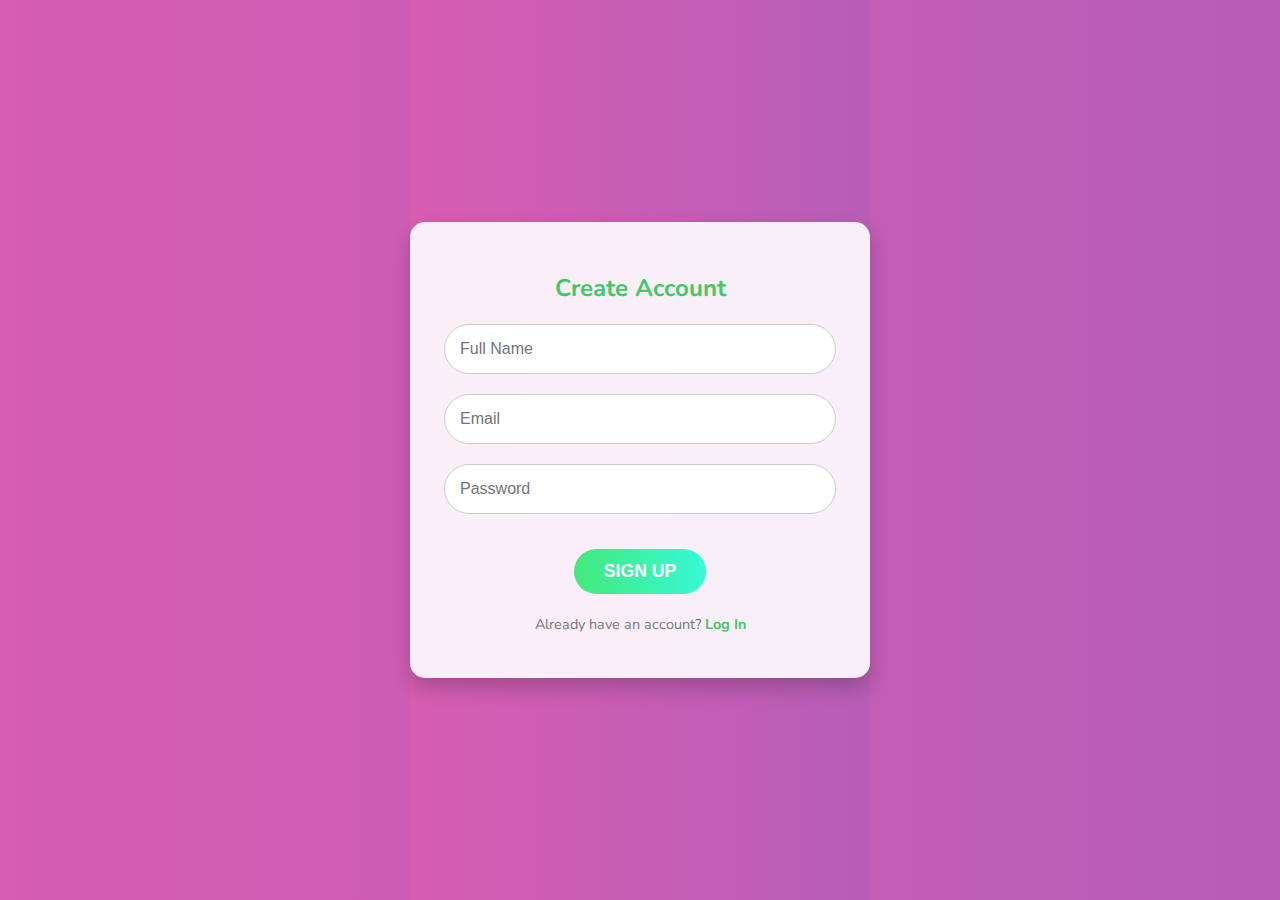
<file: register.html>
<!DOCTYPE html>
<html lang="en">
<head>
    <meta charset="UTF-8">
    <meta name="viewport" content="width=device-width, initial-scale=1.0">
    <title>Register - ClimateGPT</title>
    <link href="https://fonts.googleapis.com/css2?family=Nunito:wght@400;700&display=swap" rel="stylesheet">
    <style>
        body, html {
            margin: 0;
            padding: 0;
            font-family: 'Nunito', sans-serif;
            height: 100vh;
            display: flex;
            justify-content: center;
            align-items: center;
            background: linear-gradient(270deg, #43e97b, #38f9d7, #845ec2, #d65db1);
            background-size: 800% 800%;
            animation: gradientBackground 10s ease infinite;
        }

        @keyframes gradientBackground {
            0% { background-position: 0% 50%; }
            50% { background-position: 100% 50%; }
            100% { background-position: 0% 50%; }
        }

        .register-container {
            background-color: rgba(255, 255, 255, 0.9);
            width: 100%;
            max-width: 400px;
            padding: 30px;
            border-radius: 15px;
            box-shadow: 0 10px 20px rgba(0, 0, 0, 0.2);
            text-align: center;
            transition: box-shadow 0.3s ease;
        }

        .register-container:hover {
            box-shadow: 0 15px 25px rgba(0, 0, 0, 0.3);
        }

        h2 {
            margin-bottom: 20px;
            color: #44c767;
        }

        input {
            width: 90%; /* Reduced width for padding from the edges */
            padding: 15px;
            margin-bottom: 20px;
            border-radius: 30px;
            border: 1px solid #ccc;
            font-size: 1em;
        }

        .btn {
            display: inline-block;
            background: linear-gradient(to right, #43e97b, #38f9d7);
            color: white;
            padding: 12px 30px;
            border: none;
            border-radius: 30px;
            font-size: 1.1em;
            font-weight: 700;
            text-transform: uppercase;
            cursor: pointer;
            margin-top: 15px;
            transition: background 0.3s ease;
        }

        .btn:hover {
            background: linear-gradient(to right, #38f9d7, #43e97b);
        }

        .links {
            font-size: 0.9em;
            color: #777;
            margin-top: 20px;
        }

        .links a {
            color: #44c767;
            text-decoration: none;
            font-weight: 700;
        }
    </style>
</head>
<body>
    <div class="register-container">
        <h2>Create Account</h2>
        <form action="register_process.php" method="POST">
            <input type="text" name="name" placeholder="Full Name" required>
            <input type="email" name="email" placeholder="Email" required>
            <input type="password" name="password" placeholder="Password" required>
            <button type="submit" class="btn">Sign Up</button>
        </form>
        <div class="links">
            <p>Already have an account? <a href="login.html">Log In</a></p>
        </div>
    </div>
</body>
</html>
</file>
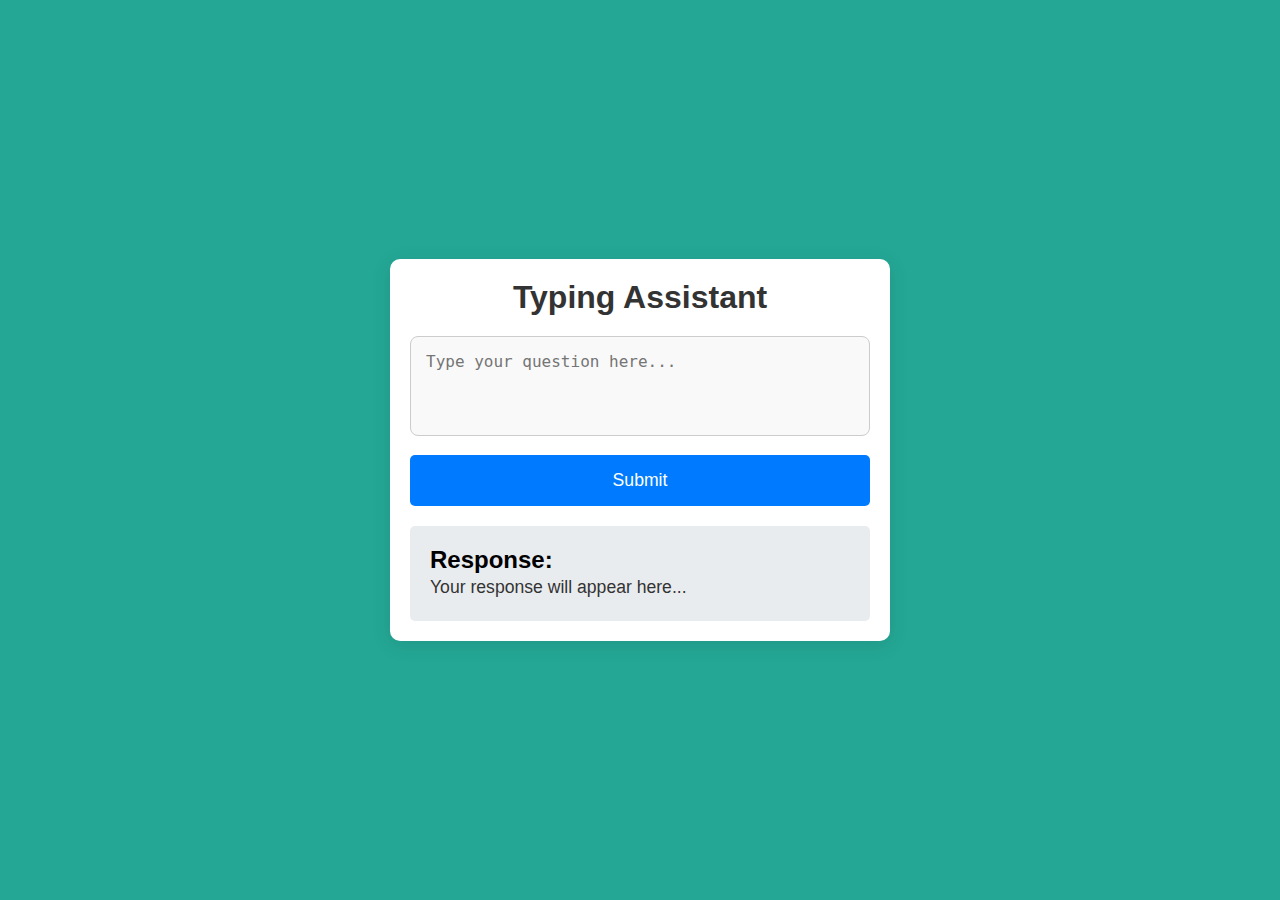
<file: tex.html>
<!DOCTYPE html>
<html lang="en">
<head>
    <meta charset="UTF-8">
    <meta name="viewport" content="width=device-width, initial-scale=1.0">
    <title>Typing Assistant</title>
    <link rel="stylesheet" href="styles1.css">
</head>
<body>
    <div class="container">
        <h1>Typing Assistant</h1>
        <div class="input-area">
            <textarea id="userInput" placeholder="Type your question here..."></textarea>
        </div>
        <button onclick="getResponse()">Submit</button>
        <div class="output-area">
            <h2>Response:</h2>
            <p id="outputText">Your response will appear here...</p>
        </div>
    </div>
    <script src="script1.js"></script>
</body>
</html>
</file>
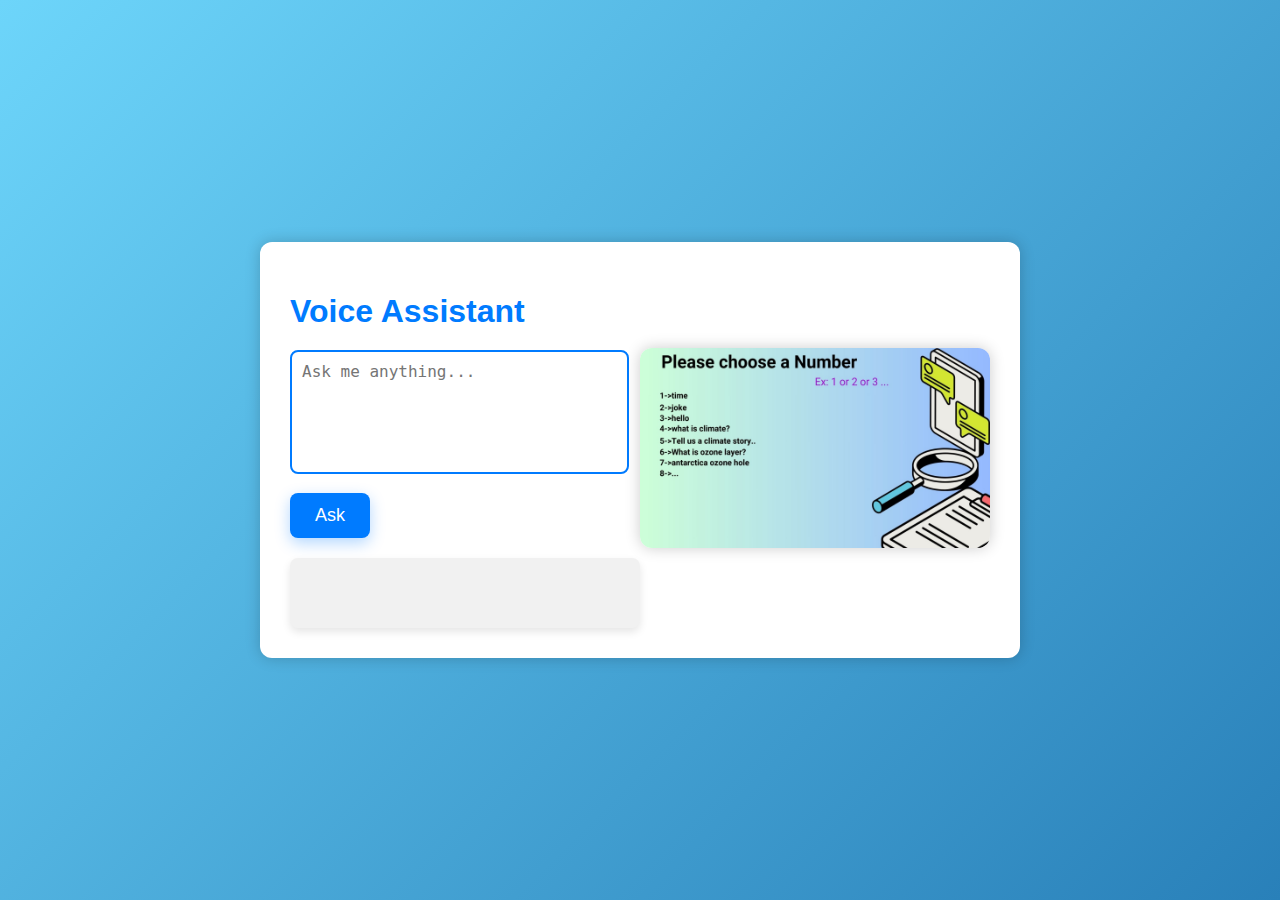
<file: voice.html>
<!DOCTYPE html>
<html lang="en">
<head>
    <meta charset="UTF-8">
    <meta name="viewport" content="width=device-width, initial-scale=1.0">
    <title>Voice Assistant</title>
    <link rel="stylesheet" href="styles2.css">
</head>
<body>
    <div class="container">
        <div class="content">
            <div class="voice-assistant">
                <h1>Voice Assistant</h1>
                <textarea id="userInput" placeholder="Ask me anything..."></textarea>
                <button id="submitBtn">Ask</button>
                <div id="response" class="response"></div>
                <div id="typingIndicator" class="typing-indicator hidden">Typing...</div>
            </div>
            <div class="assistant-image">
                <img src="type.jpg" alt="Voice Assistant" />
            </div>
        </div>
    </div>

    <script src="script2.js"></script>
</body>
</html>
</file>
<file: styles1.css>
* {
    margin: 0;
    padding: 0;
    box-sizing: border-box;
}

body {
    font-family: 'Arial', sans-serif;
    background-color: #24a795;
    display: flex;
    justify-content: center;
    align-items: center;
    height: 100vh;
    padding: 20px;
}

.container {
    width: 100%;
    max-width: 500px;
    background-color: #fff;
    padding: 20px;
    border-radius: 10px;
    box-shadow: 0 4px 20px rgba(0, 0, 0, 0.1);
    animation: fadeIn 0.5s ease-in-out;
}

h1 {
    text-align: center;
    color: #333;
    font-size: 2rem;
    margin-bottom: 20px;
}

.input-area, .output-area {
    margin-top: 20px;
}

textarea {
    width: 100%;
    height: 100px;
    padding: 15px;
    border: 1px solid #ccc;
    border-radius: 8px;
    font-size: 1rem;
    resize: none;
    background-color: #f9f9f9;
    transition: border-color 0.3s;
}

textarea:focus {
    border-color: #007bff;
    outline: none;
}

button {
    display: block;
    width: 100%;
    padding: 15px;
    background-color: #007bff;
    color: white;
    border: none;
    border-radius: 5px;
    margin-top: 15px;
    font-size: 1.1rem;
    cursor: pointer;
    transition: background-color 0.3s, transform 0.2s;
}

button:hover {
    background-color: #0056b3;
    transform: scale(1.05);
}

.output-area {
    margin-top: 20px;
    background-color: #e9ecef;
    padding: 20px;
    border-radius: 5px;
}

#outputText {
    color: #333;
    font-size: 1.1rem;
    line-height: 1.5;
}

/* Responsive Design */
@media (max-width: 600px) {
    .container {
        padding: 15px;
    }

    h1 {
        font-size: 1.5rem;
    }

    button {
        font-size: 1rem;
        padding: 10px;
    }

    textarea {
        height: 80px;
        font-size: 0.9rem;
    }
}

/* Fade-in animation */
@keyframes fadeIn {
    from {
        opacity: 0;
        transform: translateY(20px);
    }
    to {
        opacity: 1;
        transform: translateY(0);
    }
}
</file>
<file: styles2.css>
body {
    font-family: 'Arial', sans-serif;
    background-color: #e0f7fa;
    display: flex;
    justify-content: center;
    align-items: center;
    height: 100vh;
    margin: 0;
    background-image: linear-gradient(135deg, #6dd5fa, #2980b9);
}

.container {
    background: white;
    padding: 30px;
    border-radius: 12px;
    box-shadow: 0 0 15px rgba(0, 0, 0, 0.2);
    max-width: 700px;
    width: 100%;
    transition: all 0.3s ease;
    animation: slideIn 0.5s ease-in-out;
}

.content {
    display: flex;
    align-items: center;
    justify-content: space-between;
}

.voice-assistant {
    width: 60%;
}

.assistant-image img {
    height: 200px;
    width: 350px;
    border-radius: 12px;
    box-shadow: 0 0 15px rgba(0, 0, 0, 0.2);
}

h1 {
    color: #007BFF;
    margin-bottom: 20px;
    font-size: 2em;
}

textarea {
    width: 90%;
    height: 100px;
    margin-bottom: 15px;
    padding: 10px;
    border-radius: 8px;
    border: 2px solid #007BFF;
    font-size: 16px;
    resize: none;
    outline: none;
    transition: border-color 0.3s;
}

textarea:focus {
    border-color: #0056b3;
}

button {
    padding: 12px 25px;
    background-color: #007bff;
    border: none;
    color: white;
    border-radius: 8px;
    cursor: pointer;
    font-size: 18px;
    transition: background-color 0.3s, transform 0.2s;
    box-shadow: 0 5px 15px rgba(0, 123, 255, 0.3);
}

button:hover {
    background-color: #0056b3;
    transform: translateY(-3px);
}

.response {
    margin-top: 20px;
    font-size: 18px;
    background-color: #f1f1f1;
    padding: 10px;
    border-radius: 8px;
    box-shadow: 0 4px 8px rgba(0, 0, 0, 0.1);
    color: #333;
    min-height: 50px;
    transition: all 0.5s ease;
}

.typing-indicator {
    font-size: 16px;
    color: #888;
    margin-top: 10px;
    display: none;
}

.hidden {
    display: none;
}

@keyframes slideIn {
    from {
        transform: translateY(100px);
        opacity: 0;
    }
    to {
        transform: translateY(0);
        opacity: 1;
    }
}
</file>
